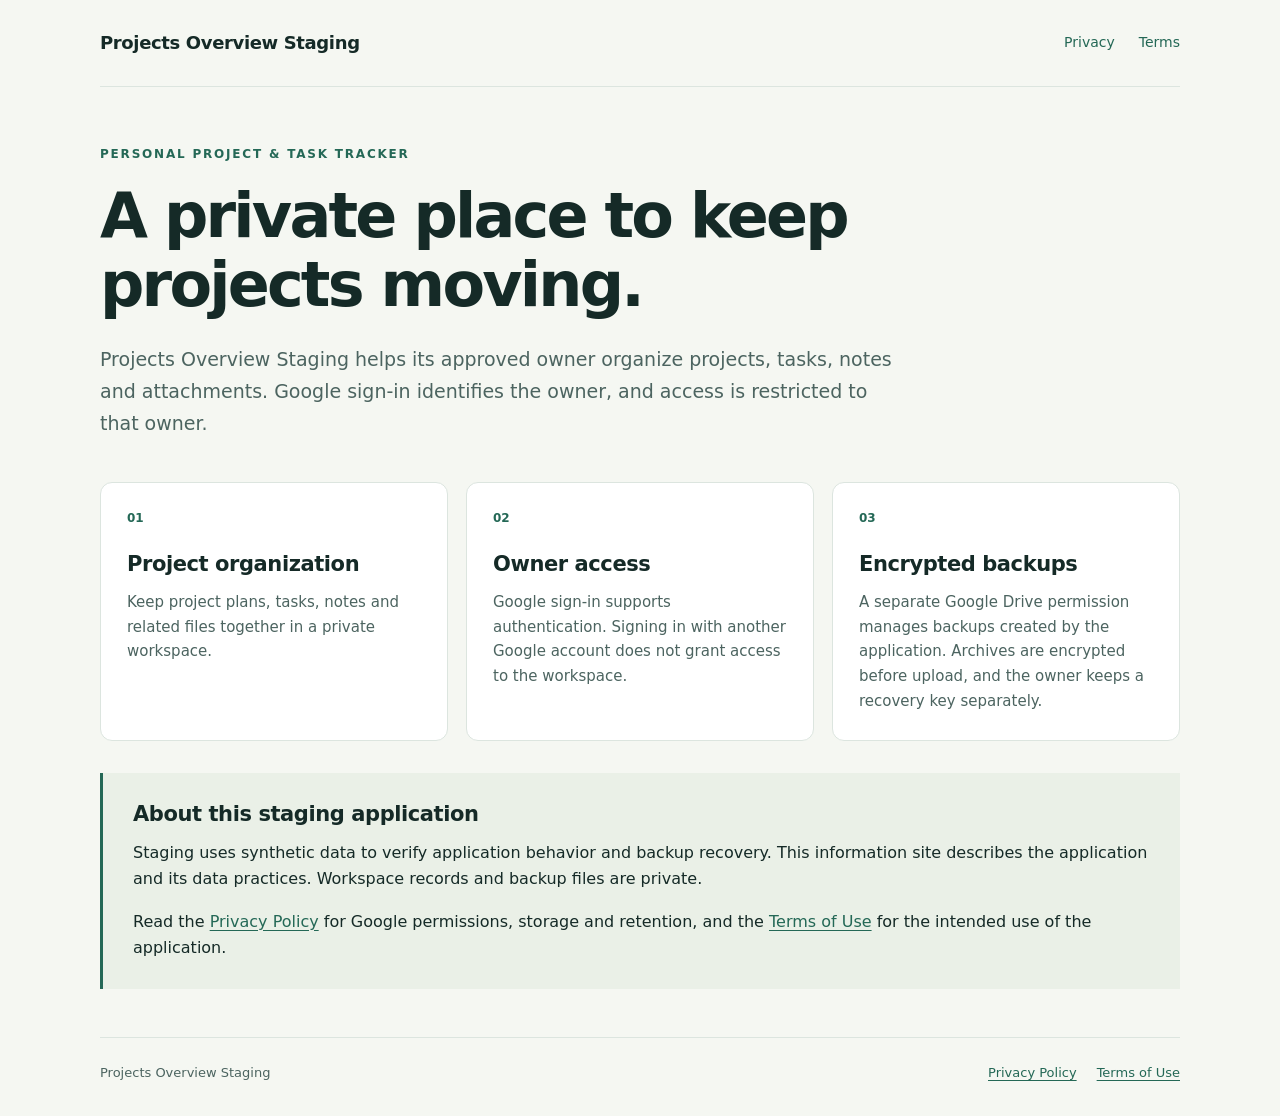
<file: index.html>
<!doctype html>
<html lang="en">
<head>
  <meta charset="utf-8">
  <meta name="viewport" content="width=device-width, initial-scale=1">
  <meta name="description" content="Projects Overview Staging is a personal project and task tracker with private attachments and encrypted Google Drive backups.">
  <title>Projects Overview Staging</title>
  <link rel="stylesheet" href="styles.css">
</head>
<body>
  <a class="skip" href="#main">Skip to content</a>
  <header class="shell"><a class="brand" href="./">Projects Overview Staging</a><nav aria-label="Information"><a href="privacy.html">Privacy</a><a href="terms.html">Terms</a></nav></header>
  <main id="main" class="shell">
    <p class="eyebrow">Personal project &amp; task tracker</p>
    <h1>A private place to keep projects moving.</h1>
    <p class="lead">Projects Overview Staging helps its approved owner organize projects, tasks, notes and attachments. Google sign-in identifies the owner, and access is restricted to that owner.</p>
    <section class="grid" aria-label="About the application">
      <article class="card"><span class="number">01</span><h2>Project organization</h2><p>Keep project plans, tasks, notes and related files together in a private workspace.</p></article>
      <article class="card"><span class="number">02</span><h2>Owner access</h2><p>Google sign-in supports authentication. Signing in with another Google account does not grant access to the workspace.</p></article>
      <article class="card"><span class="number">03</span><h2>Encrypted backups</h2><p>A separate Google Drive permission manages backups created by the application. Archives are encrypted before upload, and the owner keeps a recovery key separately.</p></article>
    </section>
    <section class="note"><h2>About this staging application</h2><p>Staging uses synthetic data to verify application behavior and backup recovery. This information site describes the application and its data practices. Workspace records and backup files are private.</p><p>Read the <a href="privacy.html">Privacy Policy</a> for Google permissions, storage and retention, and the <a href="terms.html">Terms of Use</a> for the intended use of the application.</p></section>
  </main>
  <footer class="shell"><span>Projects Overview Staging</span><a href="privacy.html">Privacy Policy</a><a href="terms.html">Terms of Use</a></footer>
</body>
</html>
</file>
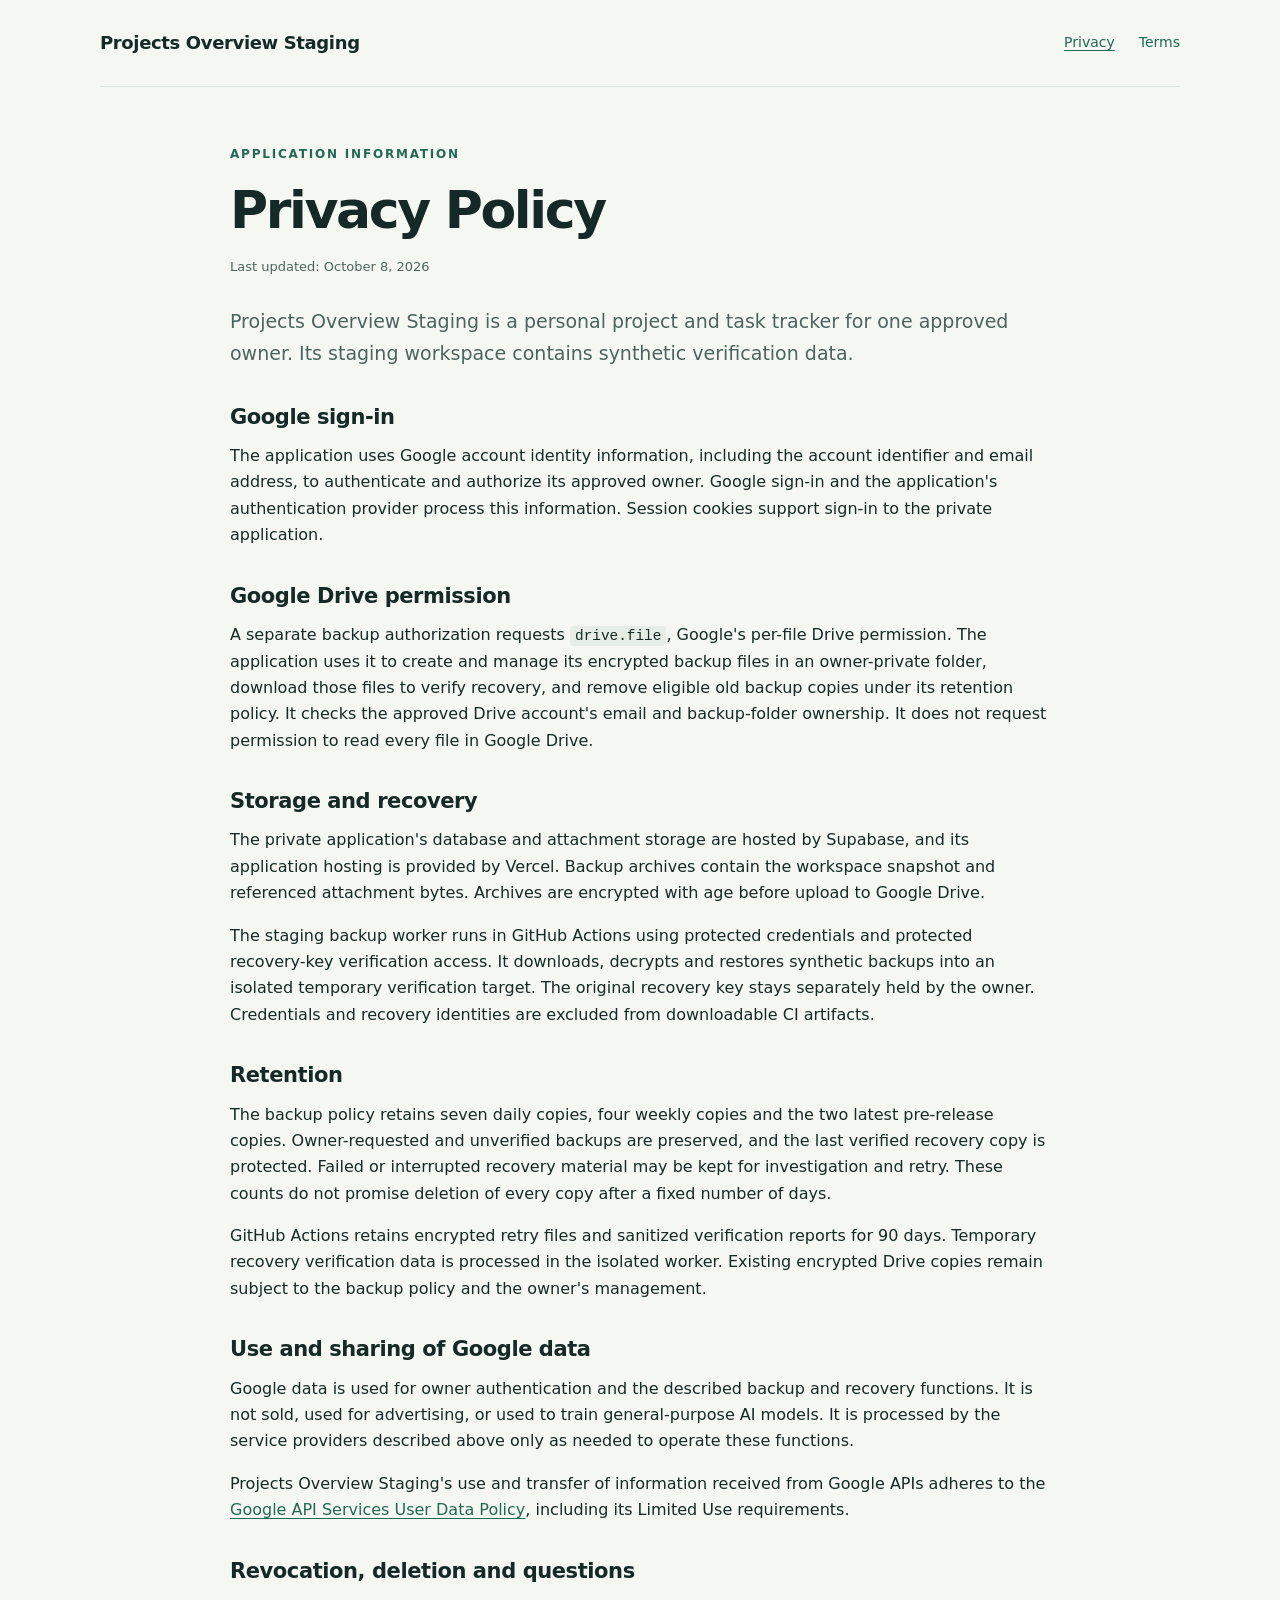
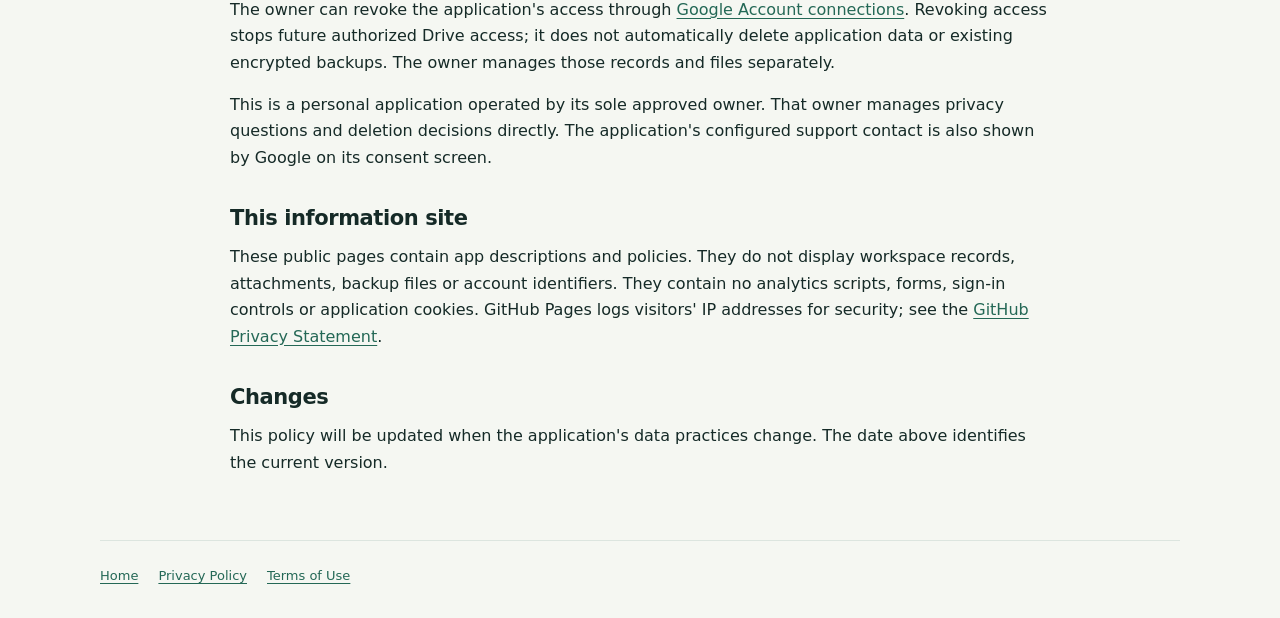
<file: privacy.html>
<!doctype html>
<html lang="en">
<head>
  <meta charset="utf-8">
  <meta name="viewport" content="width=device-width, initial-scale=1">
  <meta name="description" content="How Projects Overview Staging uses Google sign-in, per-file Drive access and encrypted backups.">
  <title>Privacy Policy · Projects Overview Staging</title>
  <link rel="stylesheet" href="styles.css">
</head>
<body>
  <a class="skip" href="#main">Skip to content</a>
  <header class="shell"><a class="brand" href="./">Projects Overview Staging</a><nav aria-label="Information"><a href="privacy.html" aria-current="page">Privacy</a><a href="terms.html">Terms</a></nav></header>
  <main id="main" class="shell document">
    <p class="eyebrow">Application information</p><h1>Privacy Policy</h1><p class="date">Last updated: October 8, 2026</p>
    <p class="lead">Projects Overview Staging is a personal project and task tracker for one approved owner. Its staging workspace contains synthetic verification data.</p>
    <section><h2>Google sign-in</h2><p>The application uses Google account identity information, including the account identifier and email address, to authenticate and authorize its approved owner. Google sign-in and the application's authentication provider process this information. Session cookies support sign-in to the private application.</p></section>
    <section><h2>Google Drive permission</h2><p>A separate backup authorization requests <code>drive.file</code>, Google's per-file Drive permission. The application uses it to create and manage its encrypted backup files in an owner-private folder, download those files to verify recovery, and remove eligible old backup copies under its retention policy. It checks the approved Drive account's email and backup-folder ownership. It does not request permission to read every file in Google Drive.</p></section>
    <section><h2>Storage and recovery</h2><p>The private application's database and attachment storage are hosted by Supabase, and its application hosting is provided by Vercel. Backup archives contain the workspace snapshot and referenced attachment bytes. Archives are encrypted with age before upload to Google Drive.</p><p>The staging backup worker runs in GitHub Actions using protected credentials and protected recovery-key verification access. It downloads, decrypts and restores synthetic backups into an isolated temporary verification target. The original recovery key stays separately held by the owner. Credentials and recovery identities are excluded from downloadable CI artifacts.</p></section>
    <section><h2>Retention</h2><p>The backup policy retains seven daily copies, four weekly copies and the two latest pre-release copies. Owner-requested and unverified backups are preserved, and the last verified recovery copy is protected. Failed or interrupted recovery material may be kept for investigation and retry. These counts do not promise deletion of every copy after a fixed number of days.</p><p>GitHub Actions retains encrypted retry files and sanitized verification reports for 90 days. Temporary recovery verification data is processed in the isolated worker. Existing encrypted Drive copies remain subject to the backup policy and the owner's management.</p></section>
    <section><h2>Use and sharing of Google data</h2><p>Google data is used for owner authentication and the described backup and recovery functions. It is not sold, used for advertising, or used to train general-purpose AI models. It is processed by the service providers described above only as needed to operate these functions.</p><p>Projects Overview Staging's use and transfer of information received from Google APIs adheres to the <a href="https://developers.google.com/terms/api-services-user-data-policy">Google API Services User Data Policy</a>, including its Limited Use requirements.</p></section>
    <section><h2>Revocation, deletion and questions</h2><p>The owner can revoke the application's access through <a href="https://myaccount.google.com/connections">Google Account connections</a>. Revoking access stops future authorized Drive access; it does not automatically delete application data or existing encrypted backups. The owner manages those records and files separately.</p><p>This is a personal application operated by its sole approved owner. That owner manages privacy questions and deletion decisions directly. The application's configured support contact is also shown by Google on its consent screen.</p></section>
    <section><h2>This information site</h2><p>These public pages contain app descriptions and policies. They do not display workspace records, attachments, backup files or account identifiers. They contain no analytics scripts, forms, sign-in controls or application cookies. GitHub Pages logs visitors' IP addresses for security; see the <a href="https://docs.github.com/en/site-policy/privacy-policies/github-general-privacy-statement">GitHub Privacy Statement</a>.</p></section>
    <section><h2>Changes</h2><p>This policy will be updated when the application's data practices change. The date above identifies the current version.</p></section>
  </main>
  <footer class="shell"><a href="./">Home</a><a href="privacy.html">Privacy Policy</a><a href="terms.html">Terms of Use</a></footer>
</body>
</html>
</file>
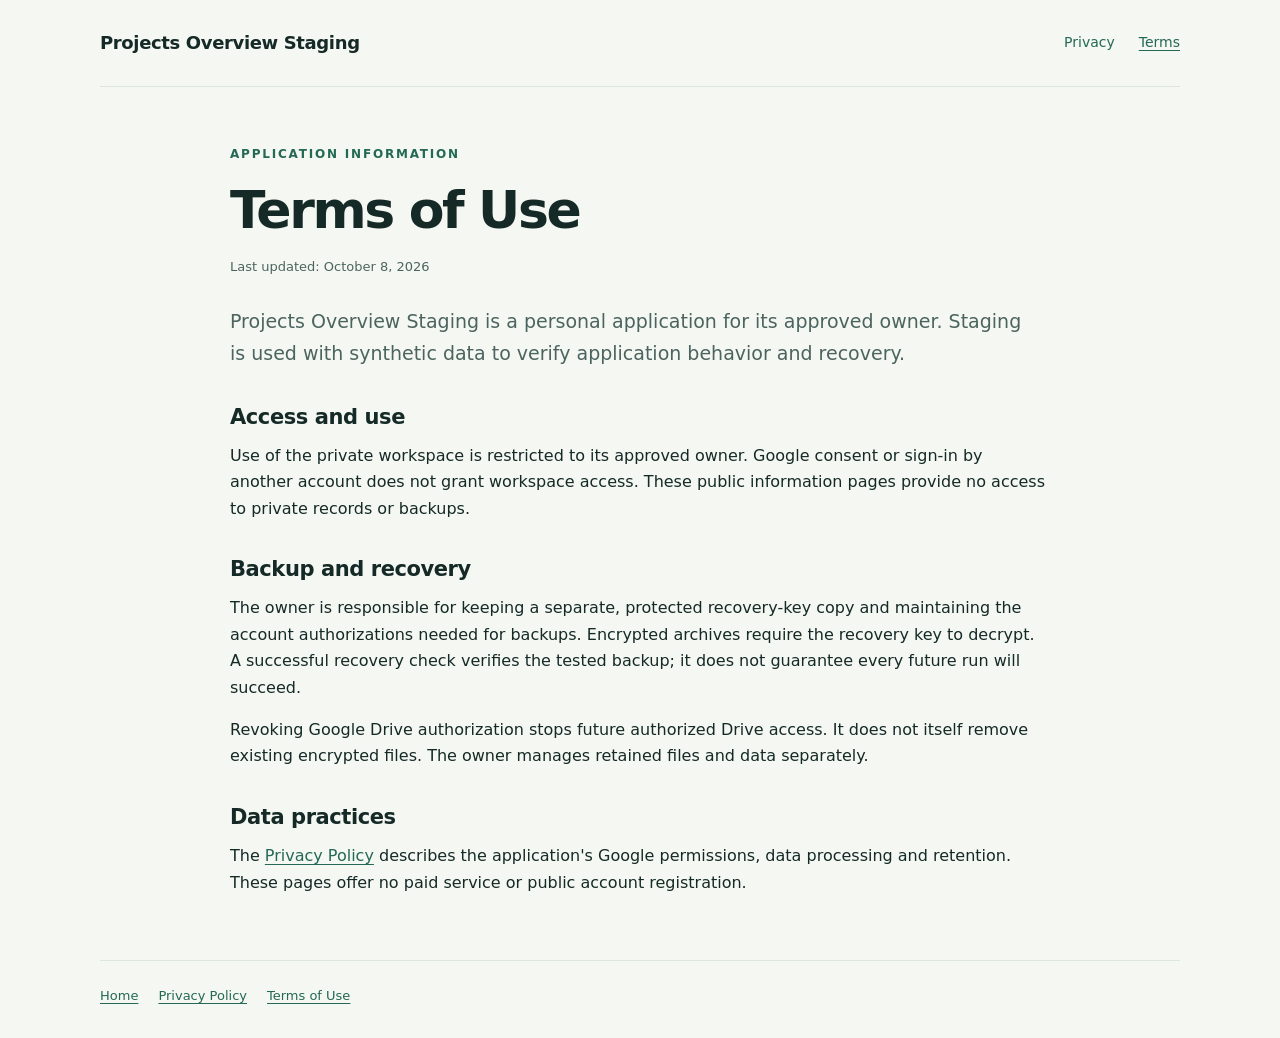
<file: terms.html>
<!doctype html>
<html lang="en">
<head>
  <meta charset="utf-8">
  <meta name="viewport" content="width=device-width, initial-scale=1">
  <meta name="description" content="Intended personal use and recovery responsibilities for Projects Overview Staging.">
  <title>Terms of Use · Projects Overview Staging</title>
  <link rel="stylesheet" href="styles.css">
</head>
<body>
  <a class="skip" href="#main">Skip to content</a>
  <header class="shell"><a class="brand" href="./">Projects Overview Staging</a><nav aria-label="Information"><a href="privacy.html">Privacy</a><a href="terms.html" aria-current="page">Terms</a></nav></header>
  <main id="main" class="shell document">
    <p class="eyebrow">Application information</p><h1>Terms of Use</h1><p class="date">Last updated: October 8, 2026</p>
    <p class="lead">Projects Overview Staging is a personal application for its approved owner. Staging is used with synthetic data to verify application behavior and recovery.</p>
    <section><h2>Access and use</h2><p>Use of the private workspace is restricted to its approved owner. Google consent or sign-in by another account does not grant workspace access. These public information pages provide no access to private records or backups.</p></section>
    <section><h2>Backup and recovery</h2><p>The owner is responsible for keeping a separate, protected recovery-key copy and maintaining the account authorizations needed for backups. Encrypted archives require the recovery key to decrypt. A successful recovery check verifies the tested backup; it does not guarantee every future run will succeed.</p><p>Revoking Google Drive authorization stops future authorized Drive access. It does not itself remove existing encrypted files. The owner manages retained files and data separately.</p></section>
    <section><h2>Data practices</h2><p>The <a href="privacy.html">Privacy Policy</a> describes the application's Google permissions, data processing and retention. These pages offer no paid service or public account registration.</p></section>
  </main>
  <footer class="shell"><a href="./">Home</a><a href="privacy.html">Privacy Policy</a><a href="terms.html">Terms of Use</a></footer>
</body>
</html>
</file>
<file: styles.css>
:root{color-scheme:light;--ink:#152a27;--muted:#4c6460;--accent:#246856;--line:#dce5df;--paper:#f5f7f2;--card:#fff;font-family:system-ui,-apple-system,BlinkMacSystemFont,"Segoe UI",sans-serif}
*{box-sizing:border-box}body{margin:0;background:var(--paper);color:var(--ink);line-height:1.65}a{color:var(--accent);text-underline-offset:.2em}a:hover{text-decoration-thickness:2px}a:focus-visible{outline:3px solid #bb742d;outline-offset:5px;border-radius:2px}.shell{width:min(1080px,calc(100% - 48px));margin-inline:auto}header{display:flex;justify-content:space-between;gap:24px;align-items:center;padding-block:28px;border-bottom:1px solid var(--line)}.brand{font-weight:750;letter-spacing:-.02em;text-decoration:none;color:var(--ink);font-size:18px}nav{display:flex;gap:24px}nav a{font-size:14px;text-decoration:none}nav a[aria-current]{text-decoration:underline}main{padding-block:58px 48px}.eyebrow{text-transform:uppercase;letter-spacing:.15em;font-size:12px;font-weight:700;color:var(--accent);margin:0 0 18px}h1{font-size:clamp(36px,5.5vw,62px);line-height:1.1;letter-spacing:-.045em;margin:0 0 24px;max-width:820px}h2{font-size:21px;line-height:1.3;letter-spacing:-.02em;margin:0 0 12px}p{margin:0 0 16px}.lead{font-size:19px;color:var(--muted);max-width:810px;line-height:1.7}.grid{display:grid;grid-template-columns:repeat(3,1fr);gap:18px;margin-top:42px}.card{background:var(--card);border:1px solid var(--line);border-radius:12px;padding:26px}.number{display:block;font-size:12px;color:var(--accent);font-weight:700;margin-bottom:22px}.card p{font-size:15px;color:var(--muted);margin-bottom:0}.note{margin-top:32px;padding:28px 30px;border-left:3px solid var(--accent);background:#eaf0e7}.note p:last-child{margin-bottom:0}footer{display:flex;flex-wrap:wrap;gap:20px;padding-block:24px 32px;border-top:1px solid var(--line);font-size:13px;color:var(--muted)}footer span{margin-right:auto}.document{max-width:820px}.document h1{font-size:clamp(36px,5vw,52px);margin-bottom:16px}.document section{margin-top:34px}.document section p{font-size:16px}.date{font-size:13px;color:var(--muted);margin-bottom:28px}code{font-size:.9em;padding:2px 5px;background:#e6ede5;border-radius:4px}.skip{position:absolute;left:16px;top:-70px;background:white;padding:12px;z-index:1}.skip:focus{top:12px}
@media(max-width:680px){.shell{width:calc(100% - 32px)}header{align-items:flex-start;flex-direction:column;gap:12px;padding-block:20px}main{padding-block:36px}.grid{grid-template-columns:1fr;margin-top:30px}.card{padding:22px}.number{margin-bottom:12px}.lead{font-size:17px}.note{padding:22px}footer span{width:100%}.document section p{font-size:16px}}
</file>
